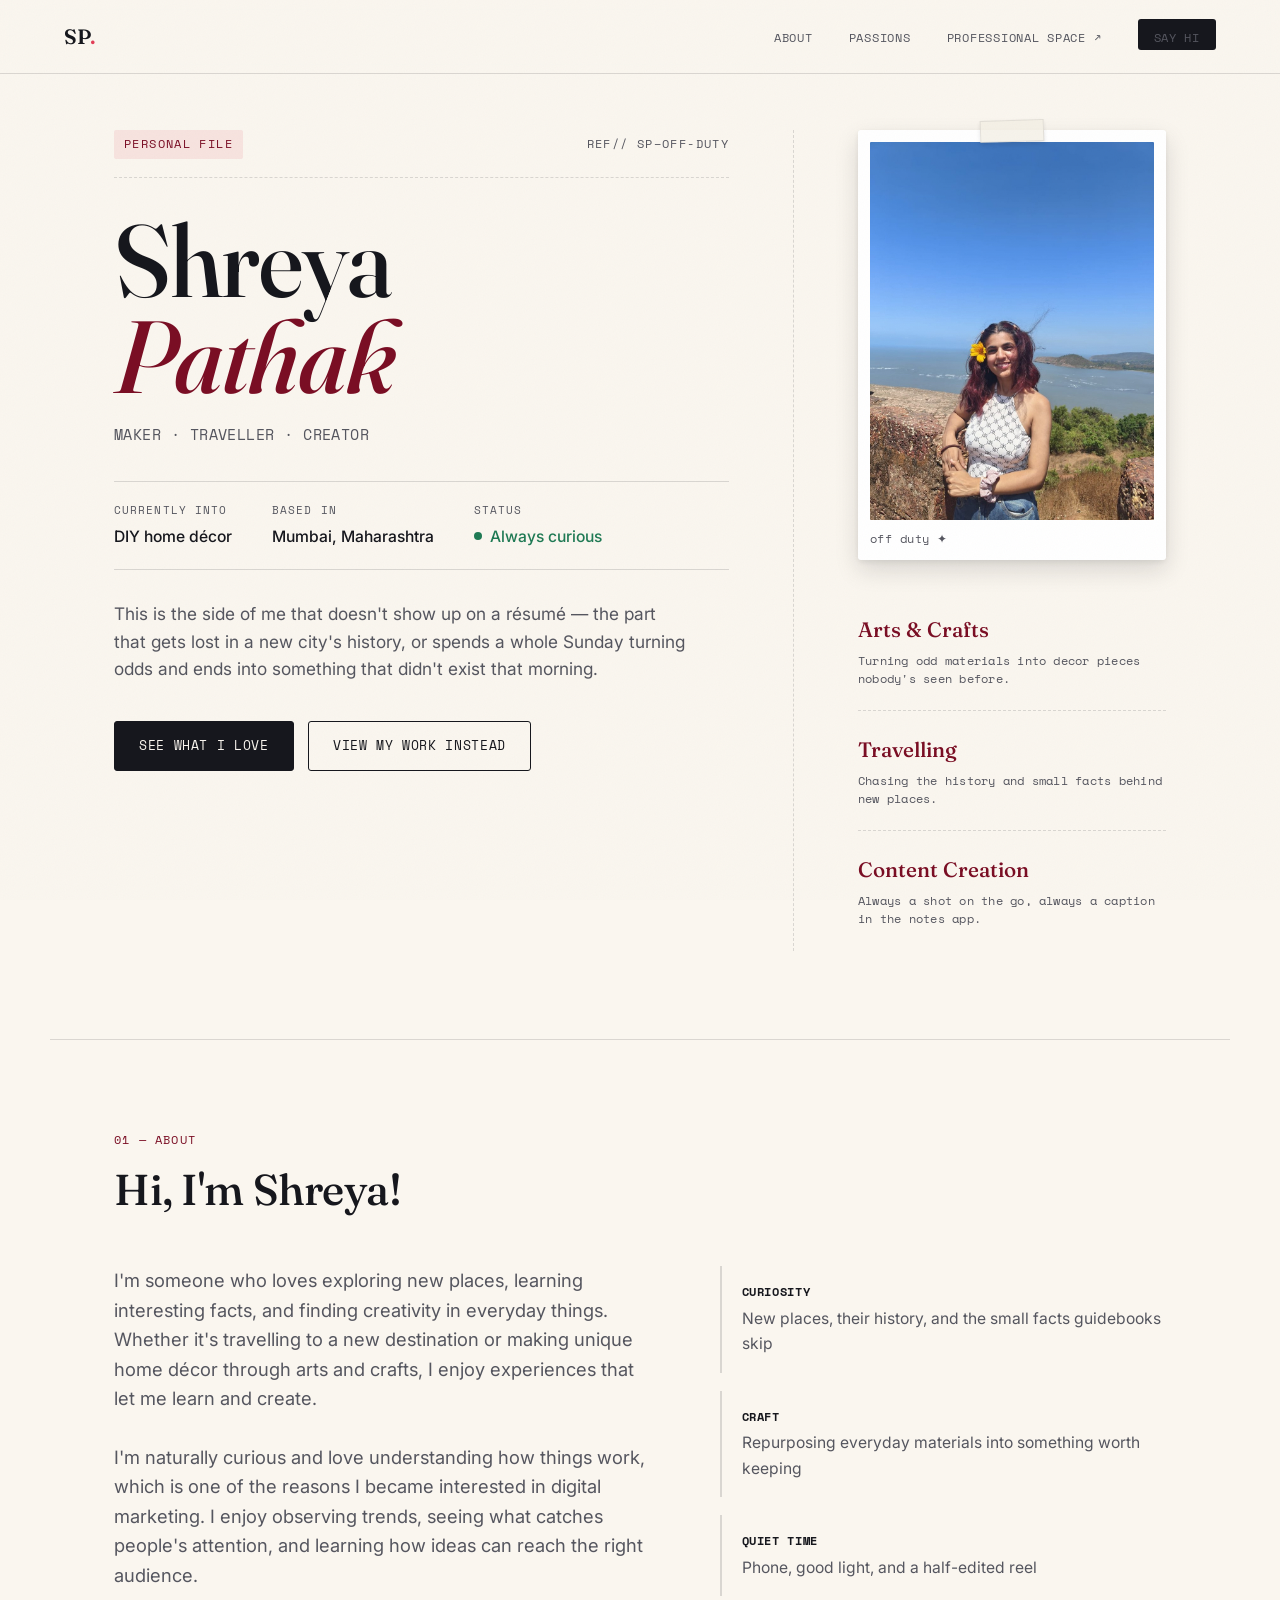
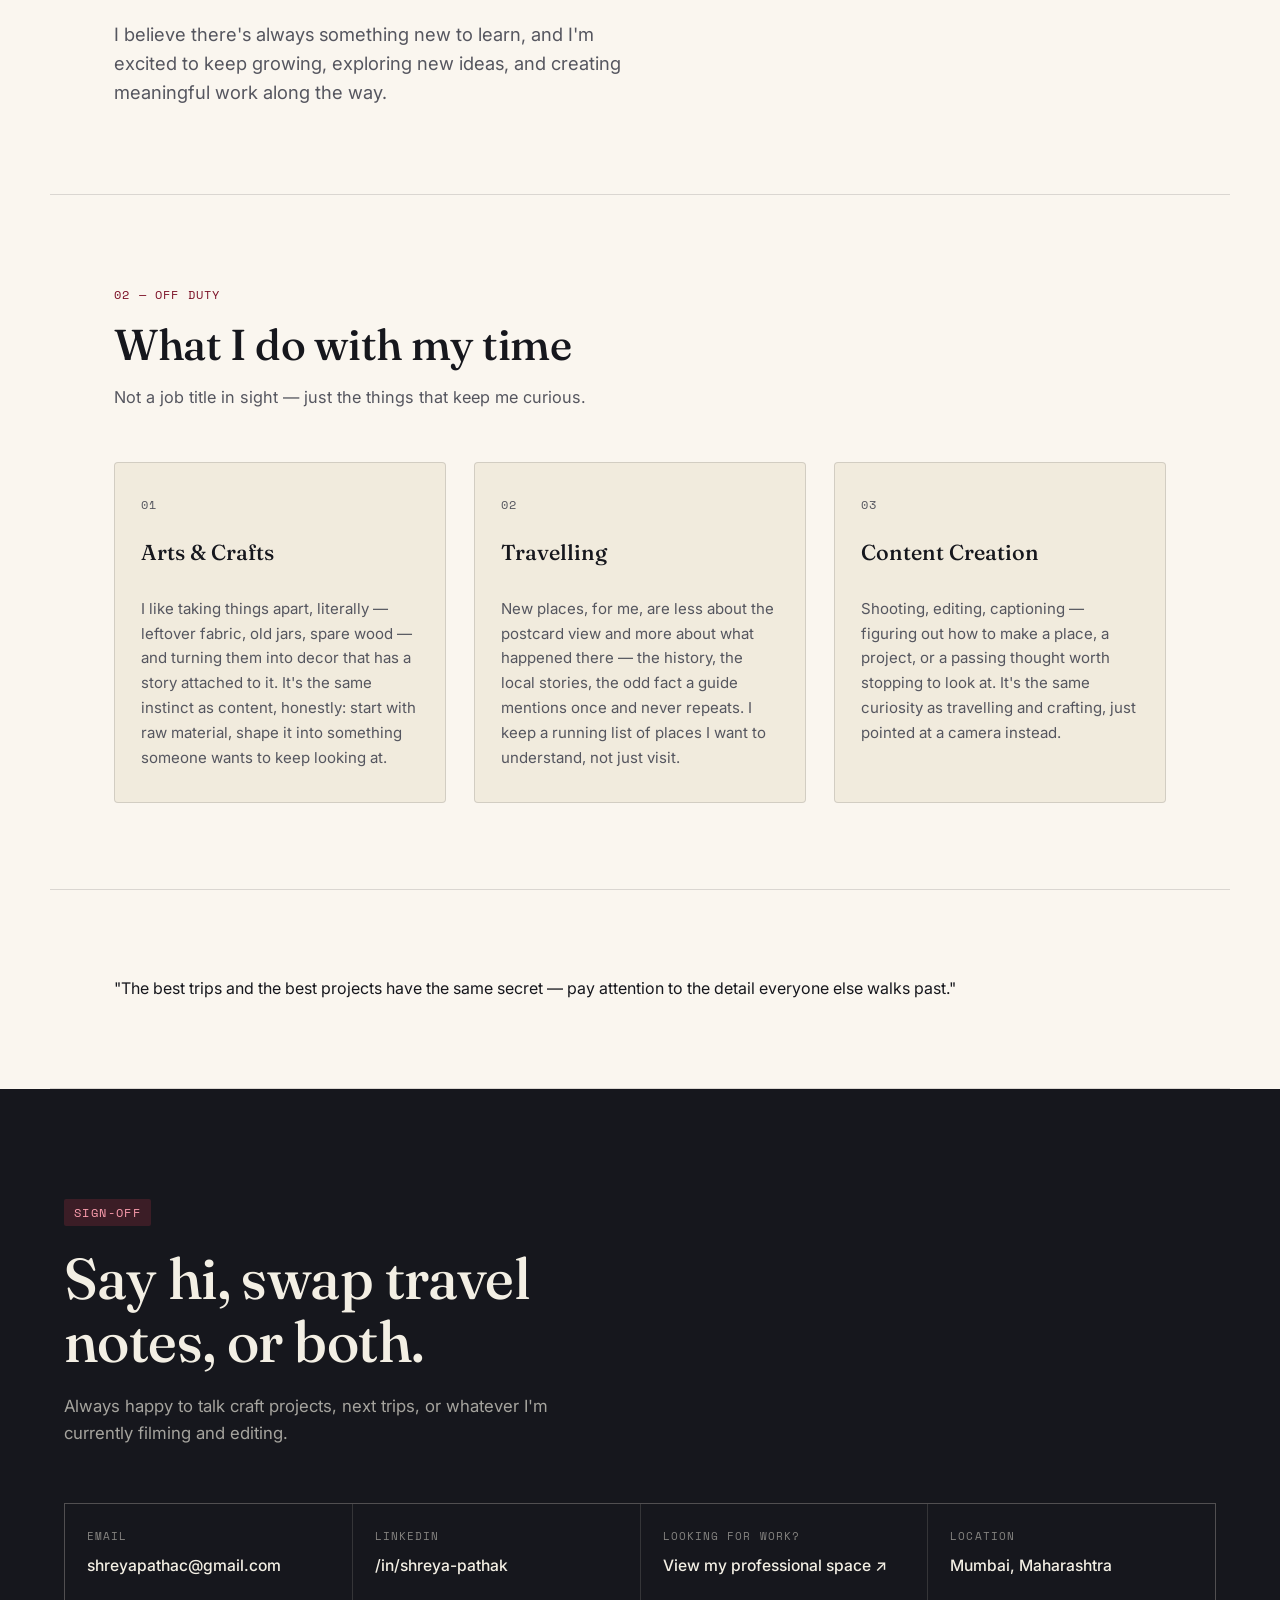
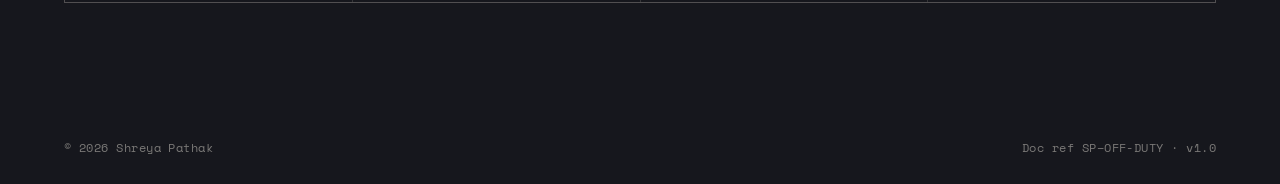
<file: index.html>
<!DOCTYPE html>
<html lang="en">
<head>
<meta charset="UTF-8">
<meta name="viewport" content="width=device-width, initial-scale=1.0">
<title>Shreya Pathak</title>
<meta name="description" content="Shreya Pathak — maker, traveller, and digital marketing professional based in Mumbai.">
<link rel="preconnect" href="https://fonts.googleapis.com">
<link rel="preconnect" href="https://fonts.gstatic.com" crossorigin>
<link href="https://fonts.googleapis.com/css2?family=Fraunces:ital,opsz,wght@0,9..144,300;0,9..144,500;0,9..144,600;1,9..144,500&family=Inter:wght@400;500;600&family=Space+Mono:wght@400;700&display=swap" rel="stylesheet">
<link rel="stylesheet" href="assets/style.css">
</head>
<body class="personal">

<div class="grain" aria-hidden="true"></div>

<!-- ============ NAV ============ -->
<nav class="nav">
  <a href="#top" class="nav__mark">SP<span class="nav__mark-dot">.</span></a>
  <button class="nav__toggle" id="navToggle" aria-label="Open menu" aria-expanded="false">
    <span></span><span></span><span></span>
  </button>
  <ul class="nav__links" id="navLinks">
    <li><a href="#about">About</a></li>
    <li><a href="#passions">Passions</a></li>
    <li><a href="professional.html">Professional space ↗</a></li>
    <li><a href="#contact" class="nav__cta">Say hi</a></li>
  </ul>
</nav>

<!-- ============ HERO — PERSONAL FILE COVER ============ -->
<header class="hero" id="top">
  <div class="hero__doc">
    <div class="hero__doc-top">
      <span class="hero__tag">PERSONAL&nbsp;FILE</span>
      <span class="hero__tag hero__tag--ref">REF// SP–OFF-DUTY</span>
    </div>

    <h1 class="hero__title">
      <span class="hero__title-line">Shreya</span>
      <span class="hero__title-line hero__title-line--em">Pathak</span>
    </h1>

    <p class="hero__role">Maker · Traveller · Creator</p>

    <div class="hero__meta">
      <div class="hero__meta-item">
        <span class="hero__meta-label">Currently into</span>
        <span class="hero__meta-value">DIY home décor</span>
      </div>
      <div class="hero__meta-item">
        <span class="hero__meta-label">Based in</span>
        <span class="hero__meta-value">Mumbai, Maharashtra</span>
      </div>
      <div class="hero__meta-item">
        <span class="hero__meta-label">Status</span>
        <span class="hero__meta-value hero__meta-value--live"><span class="pulse"></span>Always curious</span>
      </div>
    </div>

    <p class="hero__summary">
      This is the side of me that doesn't show up on a résumé — the part that gets lost in a new city's history, or spends a whole Sunday turning odds and ends into something that didn't exist that morning.
    </p>

    <div class="hero__actions">
      <a href="#passions" class="btn btn--primary">See what I love</a>
      <a href="professional.html" class="btn btn--ghost">View my work instead</a>
    </div>
  </div>

  <div class="hero__side hero__side--personal">
    <div class="photo-frame photo-frame--personal" id="personalPhoto">
      <div class="photo-frame__tape" aria-hidden="true"></div>
      <img src="assets/img/shreya-personal.jpg" alt="Shreya Pathak on a hilltop overlooking the sea, wearing a yellow flower in her hair" loading="eager">
      <span class="photo-frame__caption">off duty ✦</span>
    </div>
    <div class="hero__passion">
      <span class="hero__passion-value">Arts &amp; Crafts</span>
      <span class="hero__passion-label">Turning odd materials into decor pieces nobody's seen before.</span>
    </div>
    <div class="hero__passion">
      <span class="hero__passion-value">Travelling</span>
      <span class="hero__passion-label">Chasing the history and small facts behind new places.</span>
    </div>
    <div class="hero__passion">
      <span class="hero__passion-value">Content Creation</span>
      <span class="hero__passion-label">Always a shot on the go, always a caption in the notes app.</span>
    </div>
  </div>
</header>

<main>

<!-- ============ ABOUT ============ -->
<section class="section brief" id="about">
  <div class="section__head">
    <span class="section__eyebrow">01 — About</span>
    <h2 class="section__title">Hi, I'm Shreya!</h2>
  </div>
  <div class="brief__grid">
    <p class="brief__text">
      I'm someone who loves exploring new places, learning interesting facts, and finding creativity in everyday things. Whether it's travelling to a new destination or making unique home décor through arts and crafts, I enjoy experiences that let me learn and create.
      <br><br>
      I'm naturally curious and love understanding how things work, which is one of the reasons I became interested in digital marketing. I enjoy observing trends, seeing what catches people's attention, and learning how ideas can reach the right audience.
      <br><br>
      I believe there's always something new to learn, and I'm excited to keep growing, exploring new ideas, and creating meaningful work along the way.
    </p>
    <ul class="brief__list">
      <li><span class="brief__list-mark">Curiosity</span>New places, their history, and the small facts guidebooks skip</li>
      <li><span class="brief__list-mark">Craft</span>Repurposing everyday materials into something worth keeping</li>
      <li><span class="brief__list-mark">Quiet time</span>Phone, good light, and a half-edited reel</li>
    </ul>
  </div>
</section>

<!-- ============ PASSIONS ============ -->
<section class="section passions" id="passions">
  <div class="section__head">
    <span class="section__eyebrow">02 — Off duty</span>
    <h2 class="section__title">What I do with my time</h2>
    <p class="section__sub">Not a job title in sight — just the things that keep me curious.</p>
  </div>

  <div class="passion-grid">
    <article class="passion-card">
      <span class="passion-card__num">01</span>
      <h3 class="passion-card__title">Arts &amp; Crafts</h3>
      <p class="passion-card__text">I like taking things apart, literally — leftover fabric, old jars, spare wood — and turning them into decor that has a story attached to it. It's the same instinct as content, honestly: start with raw material, shape it into something someone wants to keep looking at.</p>
    </article>
    <article class="passion-card">
      <span class="passion-card__num">02</span>
      <h3 class="passion-card__title">Travelling</h3>
      <p class="passion-card__text">New places, for me, are less about the postcard view and more about what happened there — the history, the local stories, the odd fact a guide mentions once and never repeats. I keep a running list of places I want to understand, not just visit.</p>
    </article>
    <article class="passion-card">
      <span class="passion-card__num">03</span>
      <h3 class="passion-card__title">Content Creation</h3>
      <p class="passion-card__text">Shooting, editing, captioning — figuring out how to make a place, a project, or a passing thought worth stopping to look at. It's the same curiosity as travelling and crafting, just pointed at a camera instead.</p>
    </article>
  </div>
</section>

<!-- ============ NOTE / PHILOSOPHY ============ -->
<section class="section note">
  <p class="note__quote">"The best trips and the best projects have the same secret — pay attention to the detail everyone else walks past."</p>
</section>

<!-- ============ CONTACT ============ -->
<section class="section contact" id="contact">
  <div class="contact__doc">
    <span class="hero__tag">SIGN-OFF</span>
    <h2 class="contact__title">Say hi, swap travel<br>notes, or both.</h2>
    <p class="contact__text">Always happy to talk craft projects, next trips, or whatever I'm currently filming and editing.</p>
    <div class="contact__grid">
      <a href="mailto:shreyapathac@gmail.com" class="contact__item">
        <span class="contact__label">Email</span>
        <span class="contact__value">shreyapathac@gmail.com</span>
      </a>
      <a href="https://www.linkedin.com/in/shreya-pathak-097768383/" target="_blank" rel="noopener" class="contact__item">
        <span class="contact__label">LinkedIn</span>
        <span class="contact__value">/in/shreya-pathak</span>
      </a>
      <a href="professional.html" class="contact__item">
        <span class="contact__label">Looking for work?</span>
        <span class="contact__value">View my professional space ↗</span>
      </a>
      <span class="contact__item contact__item--static">
        <span class="contact__label">Location</span>
        <span class="contact__value">Mumbai, Maharashtra</span>
      </span>
    </div>
  </div>
</section>

</main>

<footer class="footer">
  <span>© 2026 Shreya Pathak</span>
  <span class="footer__note">Doc ref SP–OFF-DUTY · v1.0</span>
</footer>

<script src="assets/script.js"></script>
</body>
</html>
</file>
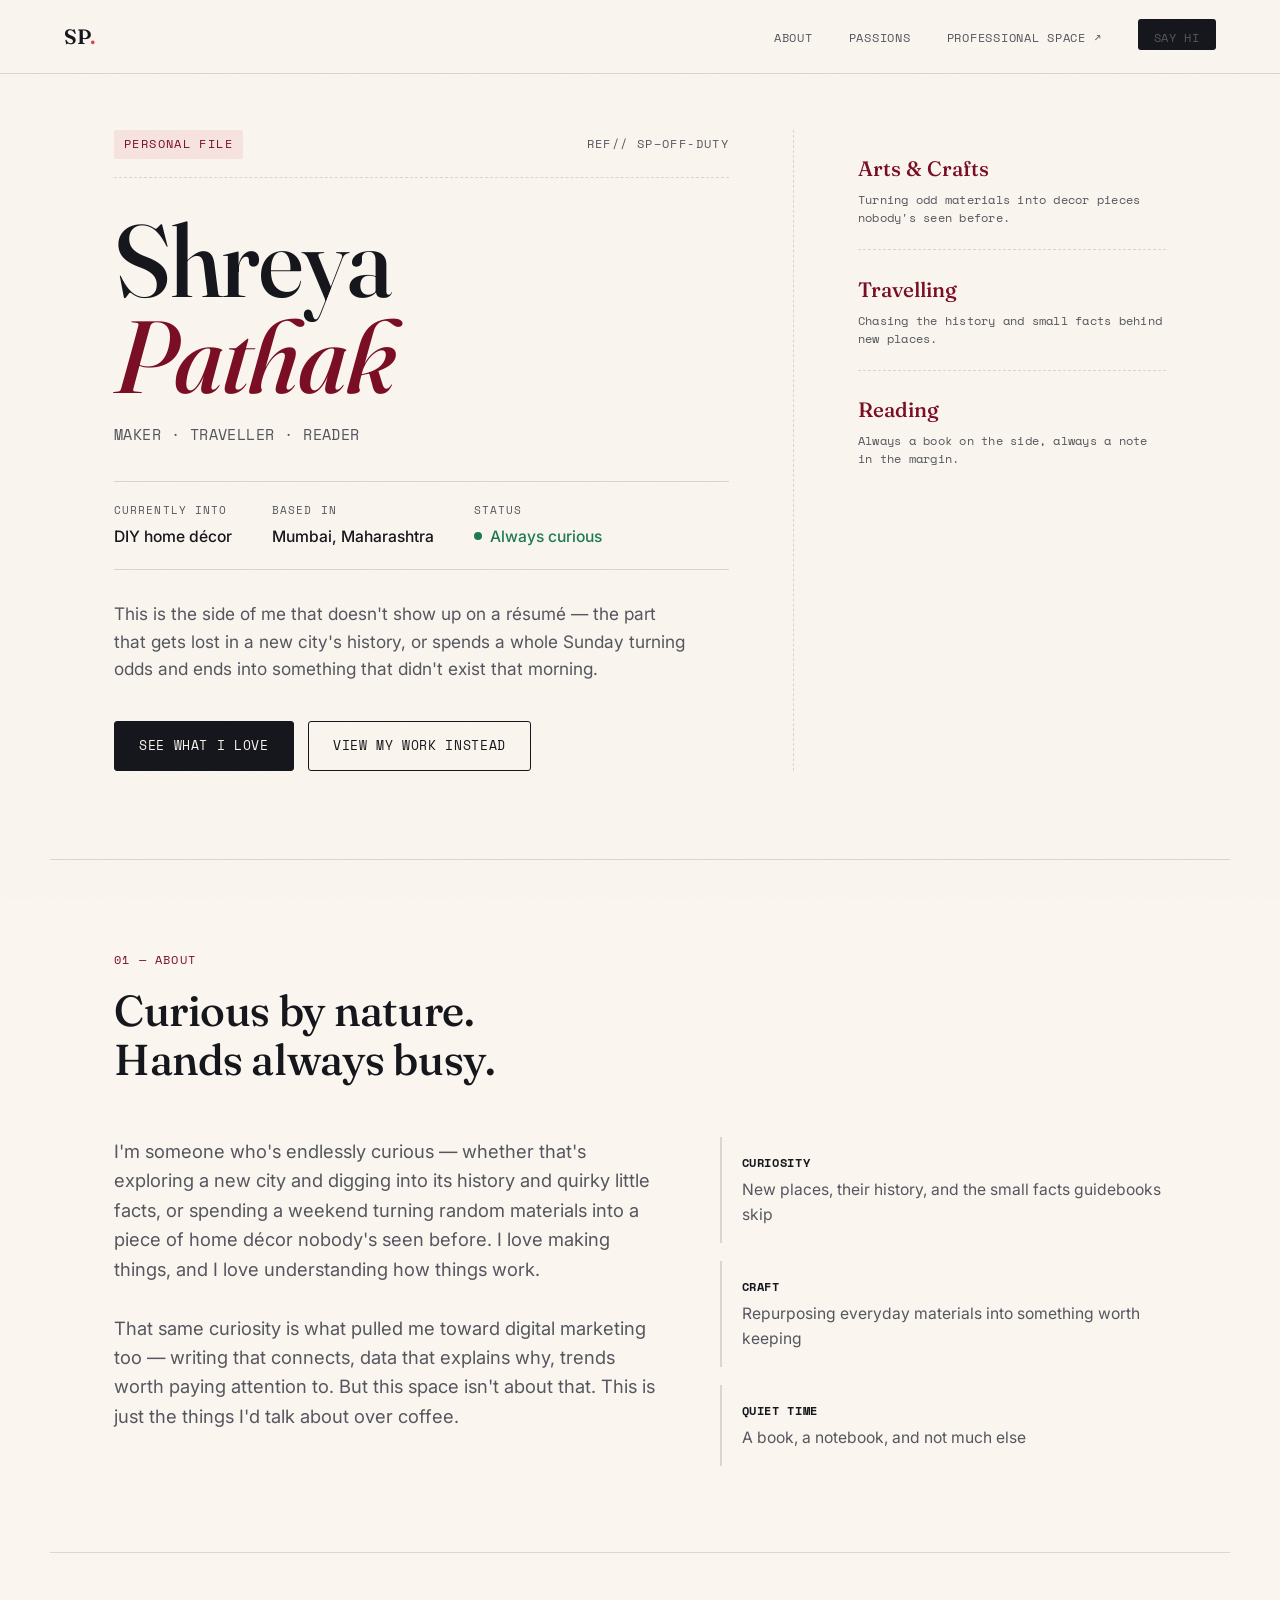
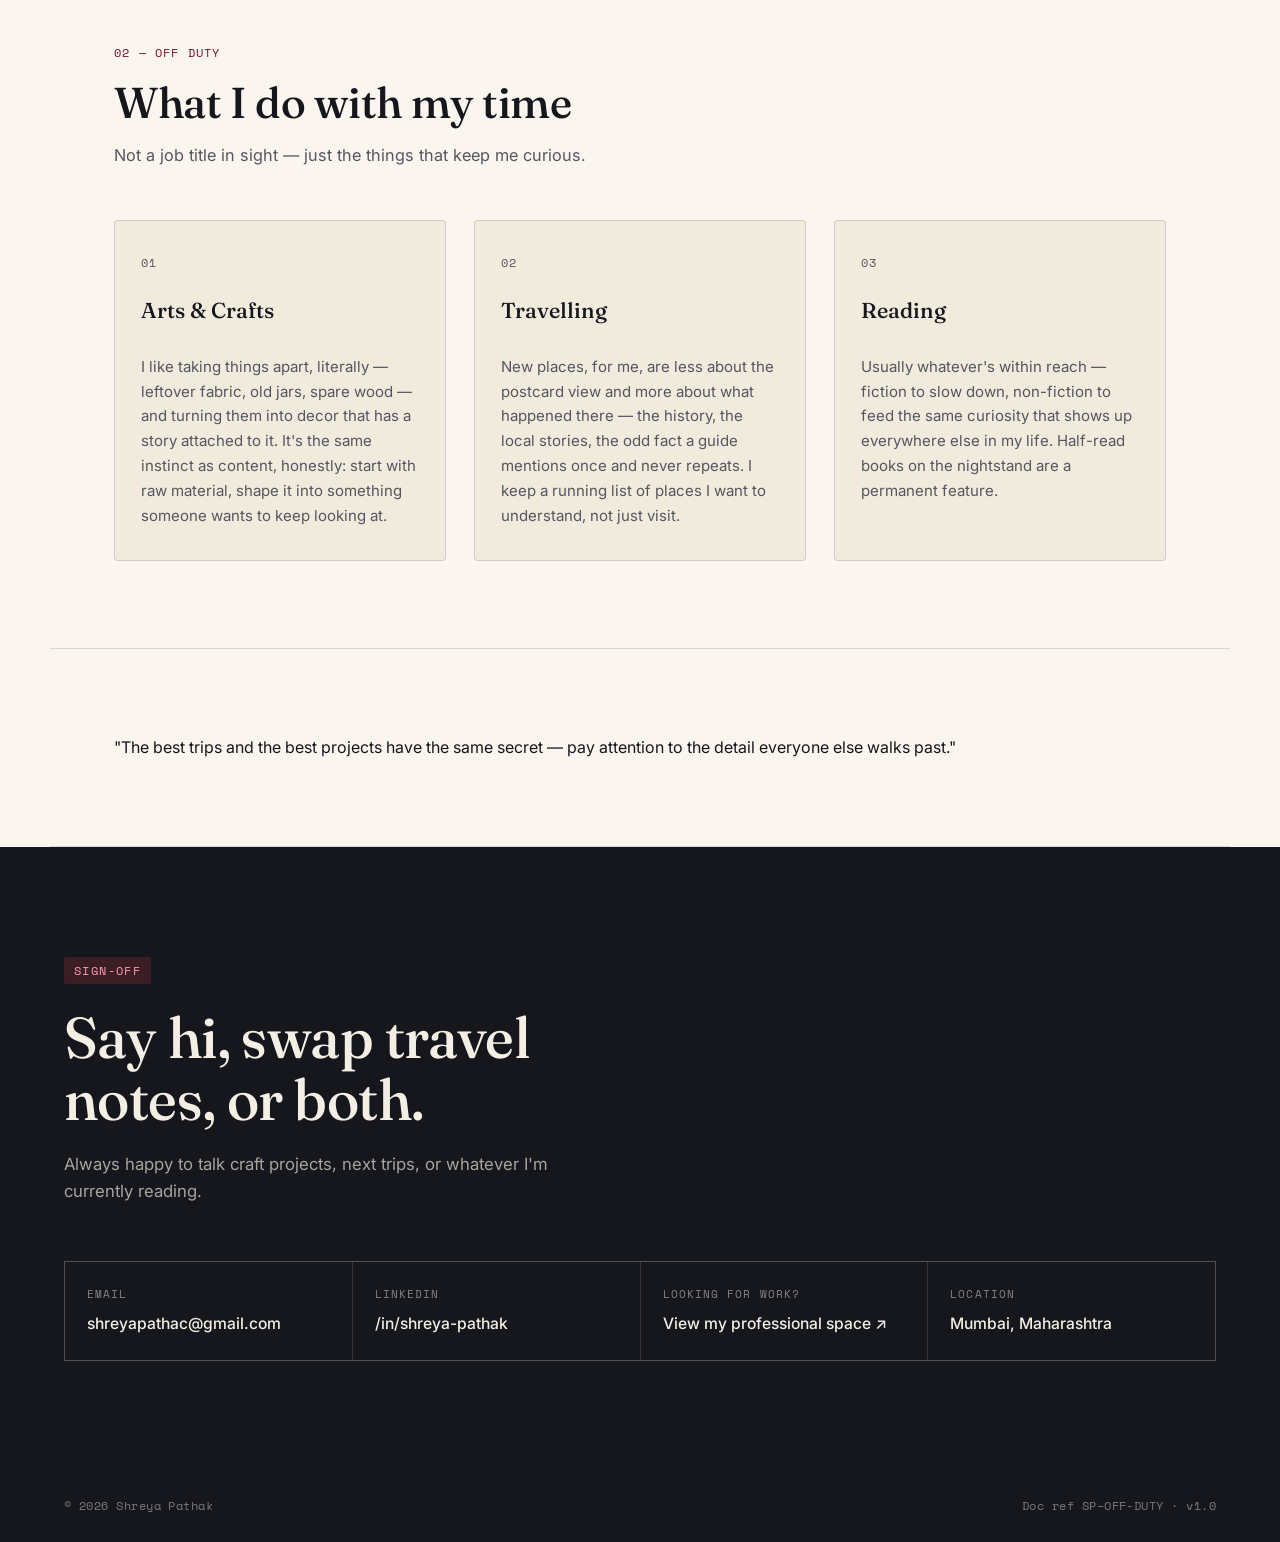
<file: personal.html>
<!DOCTYPE html>
<html lang="en">
<head>
<meta charset="UTF-8">
<meta name="viewport" content="width=device-width, initial-scale=1.0">
<title>Shreya Pathak — Personal Space</title>
<meta name="description" content="The personal side of Shreya Pathak — arts &amp; crafts, travel, and the curiosity behind the work.">
<link rel="preconnect" href="https://fonts.googleapis.com">
<link rel="preconnect" href="https://fonts.gstatic.com" crossorigin>
<link href="https://fonts.googleapis.com/css2?family=Fraunces:ital,opsz,wght@0,9..144,300;0,9..144,500;0,9..144,600;1,9..144,500&family=Inter:wght@400;500;600&family=Space+Mono:wght@400;700&display=swap" rel="stylesheet">
<link rel="stylesheet" href="assets/style.css">
</head>
<body class="personal">

<div class="grain" aria-hidden="true"></div>

<!-- ============ NAV ============ -->
<nav class="nav">
  <a href="index.html" class="nav__mark">SP<span class="nav__mark-dot">.</span></a>
  <button class="nav__toggle" id="navToggle" aria-label="Open menu" aria-expanded="false">
    <span></span><span></span><span></span>
  </button>
  <ul class="nav__links" id="navLinks">
    <li><a href="#about">About</a></li>
    <li><a href="#passions">Passions</a></li>
    <li><a href="professional.html">Professional space ↗</a></li>
    <li><a href="#contact" class="nav__cta">Say hi</a></li>
  </ul>
</nav>

<!-- ============ HERO — PERSONAL FILE COVER ============ -->
<header class="hero" id="top">
  <div class="hero__doc">
    <div class="hero__doc-top">
      <span class="hero__tag">PERSONAL&nbsp;FILE</span>
      <span class="hero__tag hero__tag--ref">REF// SP–OFF-DUTY</span>
    </div>

    <h1 class="hero__title">
      <span class="hero__title-line">Shreya</span>
      <span class="hero__title-line hero__title-line--em">Pathak</span>
    </h1>

    <p class="hero__role">Maker · Traveller · Reader</p>

    <div class="hero__meta">
      <div class="hero__meta-item">
        <span class="hero__meta-label">Currently into</span>
        <span class="hero__meta-value">DIY home décor</span>
      </div>
      <div class="hero__meta-item">
        <span class="hero__meta-label">Based in</span>
        <span class="hero__meta-value">Mumbai, Maharashtra</span>
      </div>
      <div class="hero__meta-item">
        <span class="hero__meta-label">Status</span>
        <span class="hero__meta-value hero__meta-value--live"><span class="pulse"></span>Always curious</span>
      </div>
    </div>

    <p class="hero__summary">
      This is the side of me that doesn't show up on a résumé — the part that gets lost in a new city's history, or spends a whole Sunday turning odds and ends into something that didn't exist that morning.
    </p>

    <div class="hero__actions">
      <a href="#passions" class="btn btn--primary">See what I love</a>
      <a href="professional.html" class="btn btn--ghost">View my work instead</a>
    </div>
  </div>

  <div class="hero__side hero__side--personal" aria-hidden="true">
    <div class="hero__passion">
      <span class="hero__passion-value">Arts &amp; Crafts</span>
      <span class="hero__passion-label">Turning odd materials into decor pieces nobody's seen before.</span>
    </div>
    <div class="hero__passion">
      <span class="hero__passion-value">Travelling</span>
      <span class="hero__passion-label">Chasing the history and small facts behind new places.</span>
    </div>
    <div class="hero__passion">
      <span class="hero__passion-value">Reading</span>
      <span class="hero__passion-label">Always a book on the side, always a note in the margin.</span>
    </div>
  </div>
</header>

<main>

<!-- ============ ABOUT ============ -->
<section class="section brief" id="about">
  <div class="section__head">
    <span class="section__eyebrow">01 — About</span>
    <h2 class="section__title">Curious by nature.<br>Hands always busy.</h2>
  </div>
  <div class="brief__grid">
    <p class="brief__text">
      I'm someone who's endlessly curious — whether that's exploring a new city and digging into its history and quirky little facts, or spending a weekend turning random materials into a piece of home décor nobody's seen before. I love making things, and I love understanding how things work.
      <br><br>
      That same curiosity is what pulled me toward digital marketing too — writing that connects, data that explains why, trends worth paying attention to. But this space isn't about that. This is just the things I'd talk about over coffee.
    </p>
    <ul class="brief__list">
      <li><span class="brief__list-mark">Curiosity</span>New places, their history, and the small facts guidebooks skip</li>
      <li><span class="brief__list-mark">Craft</span>Repurposing everyday materials into something worth keeping</li>
      <li><span class="brief__list-mark">Quiet time</span>A book, a notebook, and not much else</li>
    </ul>
  </div>
</section>

<!-- ============ PASSIONS ============ -->
<section class="section passions" id="passions">
  <div class="section__head">
    <span class="section__eyebrow">02 — Off duty</span>
    <h2 class="section__title">What I do with my time</h2>
    <p class="section__sub">Not a job title in sight — just the things that keep me curious.</p>
  </div>

  <div class="passion-grid">
    <article class="passion-card">
      <span class="passion-card__num">01</span>
      <h3 class="passion-card__title">Arts &amp; Crafts</h3>
      <p class="passion-card__text">I like taking things apart, literally — leftover fabric, old jars, spare wood — and turning them into decor that has a story attached to it. It's the same instinct as content, honestly: start with raw material, shape it into something someone wants to keep looking at.</p>
    </article>
    <article class="passion-card">
      <span class="passion-card__num">02</span>
      <h3 class="passion-card__title">Travelling</h3>
      <p class="passion-card__text">New places, for me, are less about the postcard view and more about what happened there — the history, the local stories, the odd fact a guide mentions once and never repeats. I keep a running list of places I want to understand, not just visit.</p>
    </article>
    <article class="passion-card">
      <span class="passion-card__num">03</span>
      <h3 class="passion-card__title">Reading</h3>
      <p class="passion-card__text">Usually whatever's within reach — fiction to slow down, non-fiction to feed the same curiosity that shows up everywhere else in my life. Half-read books on the nightstand are a permanent feature.</p>
    </article>
  </div>
</section>

<!-- ============ NOTE / PHILOSOPHY ============ -->
<section class="section note">
  <p class="note__quote">"The best trips and the best projects have the same secret — pay attention to the detail everyone else walks past."</p>
</section>

<!-- ============ CONTACT ============ -->
<section class="section contact" id="contact">
  <div class="contact__doc">
    <span class="hero__tag">SIGN-OFF</span>
    <h2 class="contact__title">Say hi, swap travel<br>notes, or both.</h2>
    <p class="contact__text">Always happy to talk craft projects, next trips, or whatever I'm currently reading.</p>
    <div class="contact__grid">
      <a href="mailto:shreyapathac@gmail.com" class="contact__item">
        <span class="contact__label">Email</span>
        <span class="contact__value">shreyapathac@gmail.com</span>
      </a>
      <a href="https://www.linkedin.com/in/shreya-pathak-097768383/" target="_blank" rel="noopener" class="contact__item">
        <span class="contact__label">LinkedIn</span>
        <span class="contact__value">/in/shreya-pathak</span>
      </a>
      <a href="professional.html" class="contact__item">
        <span class="contact__label">Looking for work?</span>
        <span class="contact__value">View my professional space ↗</span>
      </a>
      <span class="contact__item contact__item--static">
        <span class="contact__label">Location</span>
        <span class="contact__value">Mumbai, Maharashtra</span>
      </span>
    </div>
  </div>
</section>

</main>

<footer class="footer">
  <span>© 2026 Shreya Pathak</span>
  <span class="footer__note">Doc ref SP–OFF-DUTY · v1.0</span>
</footer>

<script src="assets/script.js"></script>
</body>
</html>
</file>
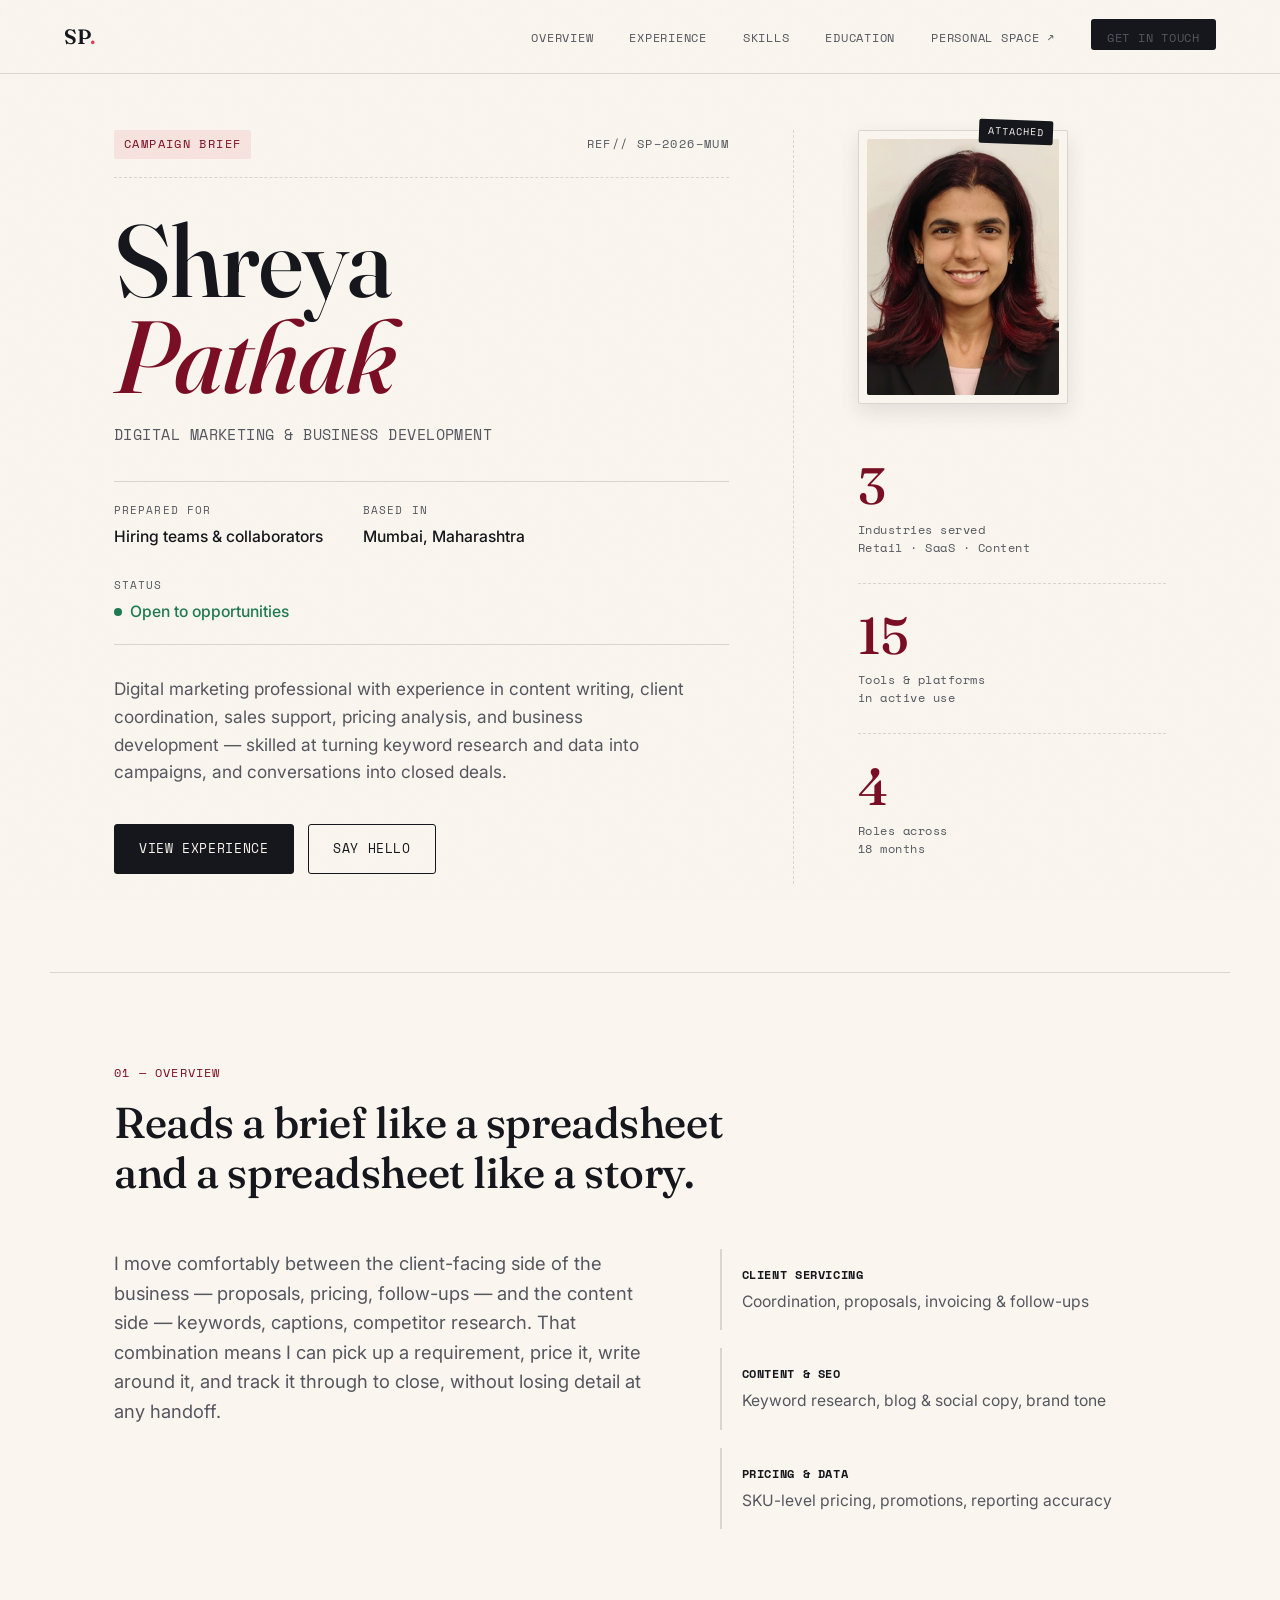
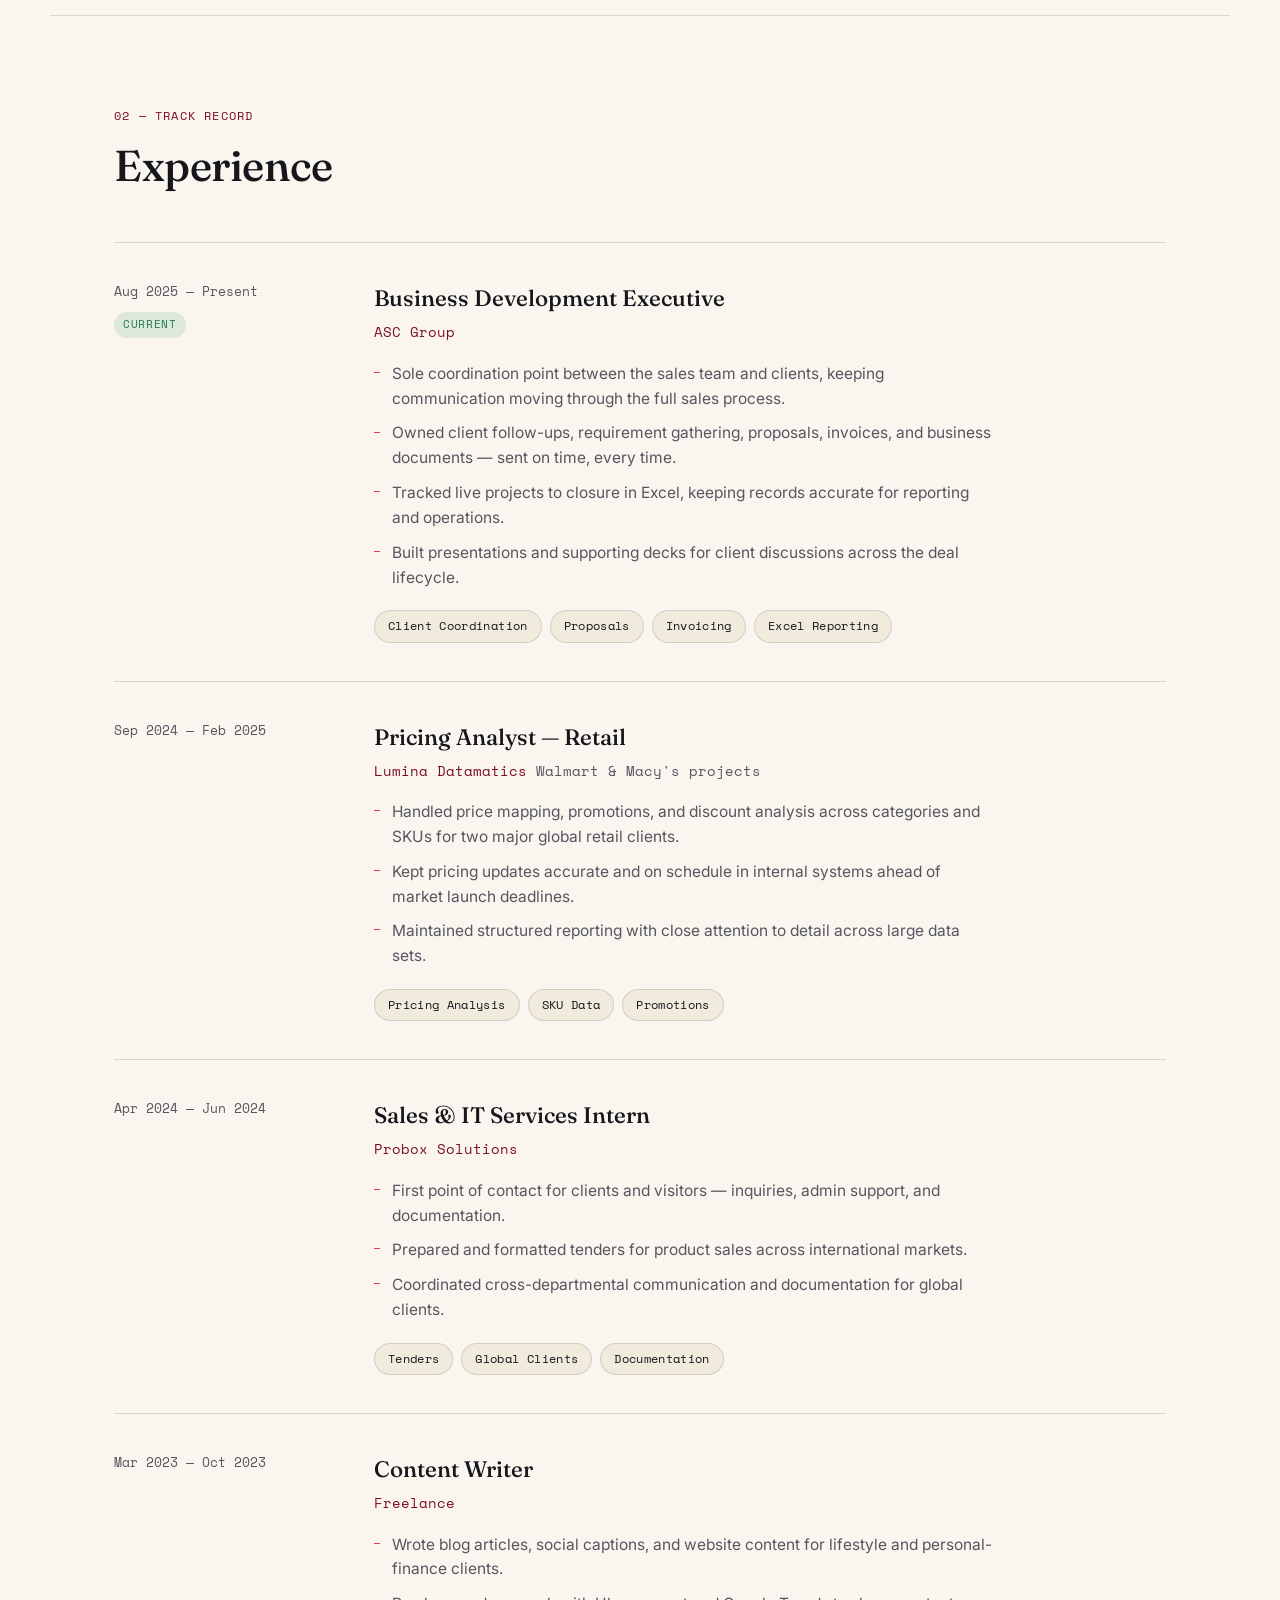
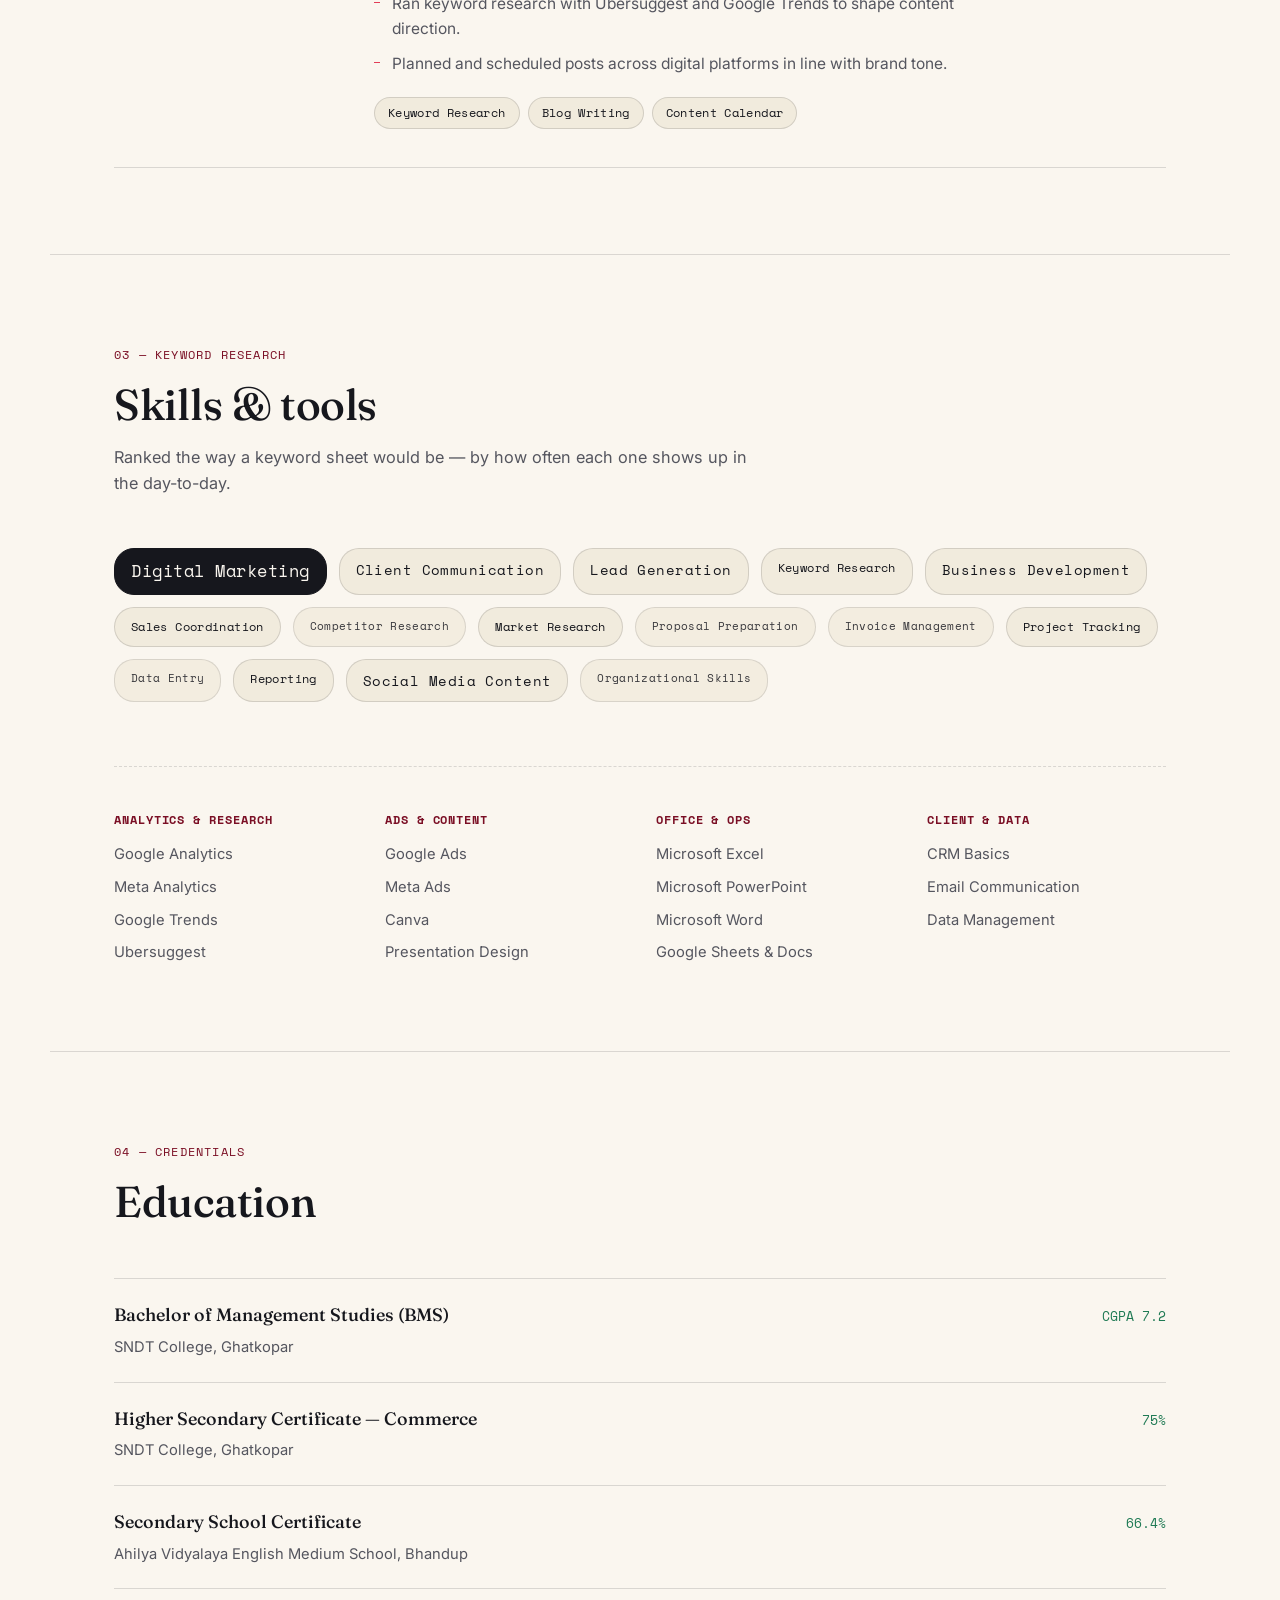
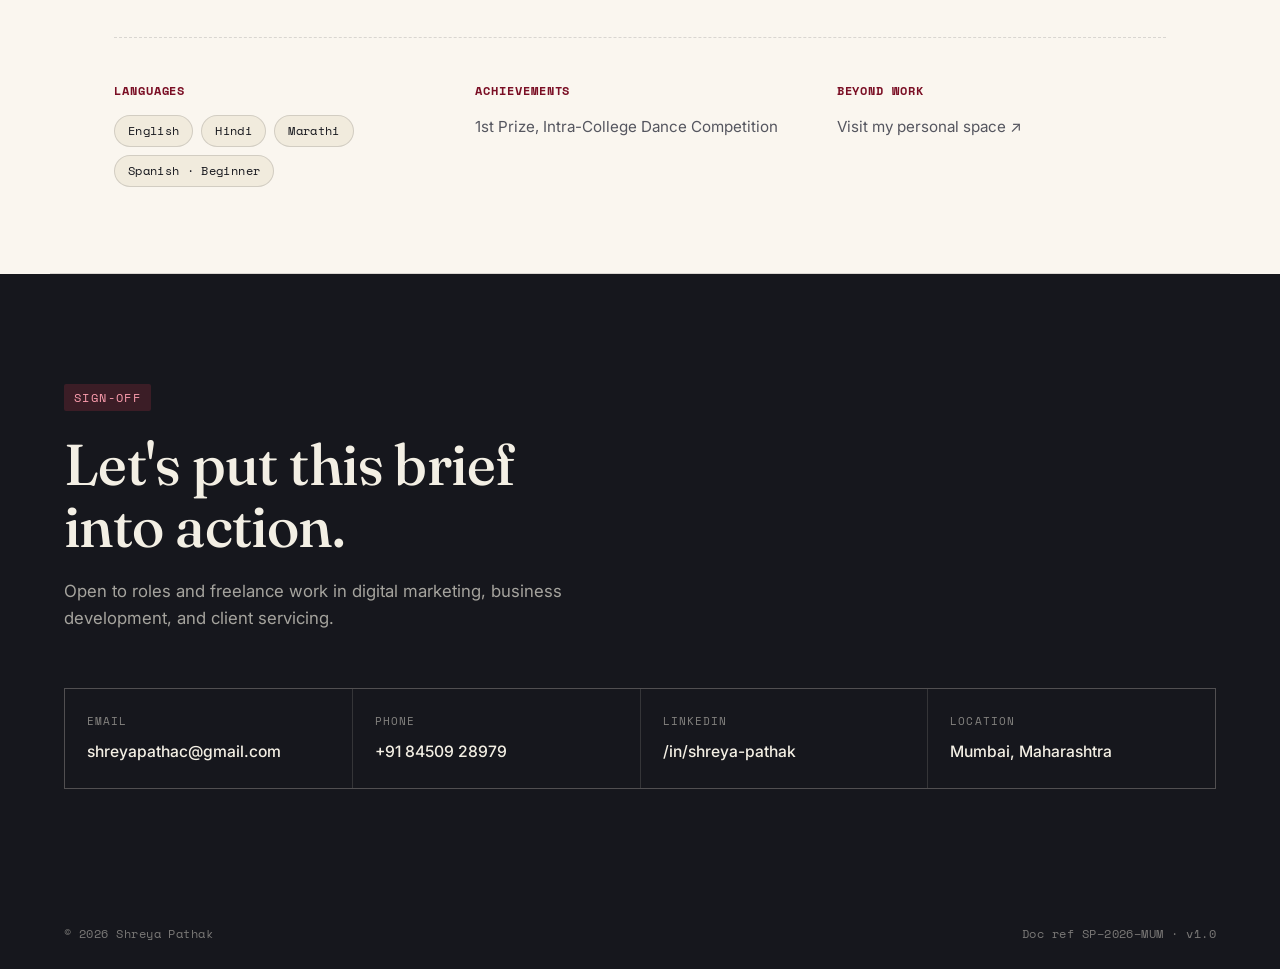
<file: professional.html>
<!DOCTYPE html>
<html lang="en">
<head>
<meta charset="UTF-8">
<meta name="viewport" content="width=device-width, initial-scale=1.0">
<title>Shreya Pathak — Professional Portfolio</title>
<meta name="description" content="Professional portfolio of Shreya Pathak — digital marketing, business development, and client servicing, Mumbai.">
<link rel="preconnect" href="https://fonts.googleapis.com">
<link rel="preconnect" href="https://fonts.gstatic.com" crossorigin>
<link href="https://fonts.googleapis.com/css2?family=Fraunces:ital,opsz,wght@0,9..144,300;0,9..144,500;0,9..144,600;1,9..144,500&family=Inter:wght@400;500;600&family=Space+Mono:wght@400;700&display=swap" rel="stylesheet">
<link rel="stylesheet" href="assets/style.css">
</head>
<body>

<div class="grain" aria-hidden="true"></div>

<!-- ============ NAV ============ -->
<nav class="nav">
  <a href="index.html" class="nav__mark">SP<span class="nav__mark-dot">.</span></a>
  <button class="nav__toggle" id="navToggle" aria-label="Open menu" aria-expanded="false">
    <span></span><span></span><span></span>
  </button>
  <ul class="nav__links" id="navLinks">
    <li><a href="#brief">Overview</a></li>
    <li><a href="#experience">Experience</a></li>
    <li><a href="#skills">Skills</a></li>
    <li><a href="#education">Education</a></li>
    <li><a href="index.html">Personal space ↗</a></li>
    <li><a href="#contact" class="nav__cta">Get in touch</a></li>
  </ul>
</nav>

<!-- ============ HERO — CAMPAIGN BRIEF COVER ============ -->
<header class="hero" id="top">
  <div class="hero__doc">
    <div class="hero__doc-top">
      <span class="hero__tag">CAMPAIGN&nbsp;BRIEF</span>
      <span class="hero__tag hero__tag--ref">REF// SP–2026–MUM</span>
    </div>

    <h1 class="hero__title">
      <span class="hero__title-line">Shreya</span>
      <span class="hero__title-line hero__title-line--em">Pathak</span>
    </h1>

    <p class="hero__role">Digital Marketing &amp; Business Development</p>

    <div class="hero__meta">
      <div class="hero__meta-item">
        <span class="hero__meta-label">Prepared for</span>
        <span class="hero__meta-value">Hiring teams &amp; collaborators</span>
      </div>
      <div class="hero__meta-item">
        <span class="hero__meta-label">Based in</span>
        <span class="hero__meta-value">Mumbai, Maharashtra</span>
      </div>
      <div class="hero__meta-item">
        <span class="hero__meta-label">Status</span>
        <span class="hero__meta-value hero__meta-value--live"><span class="pulse"></span>Open to opportunities</span>
      </div>
    </div>

    <p class="hero__summary">
      Digital marketing professional with experience in content writing, client coordination, sales support, pricing analysis, and business development — skilled at turning keyword research and data into campaigns, and conversations into closed deals.
    </p>

    <div class="hero__actions">
      <a href="#experience" class="btn btn--primary">View experience</a>
      <a href="mailto:shreyapathac@gmail.com" class="btn btn--ghost">Say hello</a>
    </div>
  </div>

  <div class="hero__side">
    <div class="photo-frame photo-frame--professional" id="professionalPhoto">
      <span class="photo-frame__tab">ATTACHED</span>
      <img src="assets/img/shreya-professional.jpg" alt="Shreya Pathak, professional headshot" loading="eager">
    </div>
    <div class="hero__kpi">
      <span class="hero__kpi-num" data-count="3">0</span>
      <span class="hero__kpi-label">Industries served<br>Retail · SaaS · Content</span>
    </div>
    <div class="hero__kpi">
      <span class="hero__kpi-num" data-count="15">0</span>
      <span class="hero__kpi-label">Tools &amp; platforms<br>in active use</span>
    </div>
    <div class="hero__kpi">
      <span class="hero__kpi-num" data-count="4">0</span>
      <span class="hero__kpi-label">Roles across<br>18 months</span>
    </div>
  </div>
</header>

<main>

<!-- ============ BRIEF / ABOUT ============ -->
<section class="section brief" id="brief">
  <div class="section__head">
    <span class="section__eyebrow">01 — Overview</span>
    <h2 class="section__title">Reads a brief like a spreadsheet<br>and a spreadsheet like a story.</h2>
  </div>
  <div class="brief__grid">
    <p class="brief__text">
      I move comfortably between the client-facing side of the business — proposals, pricing, follow-ups — and the content side — keywords, captions, competitor research. That combination means I can pick up a requirement, price it, write around it, and track it through to close, without losing detail at any handoff.
    </p>
    <ul class="brief__list">
      <li><span class="brief__list-mark">Client servicing</span>Coordination, proposals, invoicing &amp; follow-ups</li>
      <li><span class="brief__list-mark">Content &amp; SEO</span>Keyword research, blog &amp; social copy, brand tone</li>
      <li><span class="brief__list-mark">Pricing &amp; data</span>SKU-level pricing, promotions, reporting accuracy</li>
    </ul>
  </div>
</section>

<!-- ============ EXPERIENCE — TIMELINE ============ -->
<section class="section experience" id="experience">
  <div class="section__head">
    <span class="section__eyebrow">02 — Track record</span>
    <h2 class="section__title">Experience</h2>
  </div>

  <div class="timeline">

    <article class="role">
      <div class="role__when">
        <span class="role__dates">Aug 2025 — Present</span>
        <span class="role__badge role__badge--current">Current</span>
      </div>
      <div class="role__body">
        <h3 class="role__title">Business Development Executive</h3>
        <p class="role__org">ASC Group</p>
        <ul class="role__points">
          <li>Sole coordination point between the sales team and clients, keeping communication moving through the full sales process.</li>
          <li>Owned client follow-ups, requirement gathering, proposals, invoices, and business documents — sent on time, every time.</li>
          <li>Tracked live projects to closure in Excel, keeping records accurate for reporting and operations.</li>
          <li>Built presentations and supporting decks for client discussions across the deal lifecycle.</li>
        </ul>
        <div class="role__tags">
          <span class="tag">Client Coordination</span><span class="tag">Proposals</span><span class="tag">Invoicing</span><span class="tag">Excel Reporting</span>
        </div>
      </div>
    </article>

    <article class="role">
      <div class="role__when">
        <span class="role__dates">Sep 2024 — Feb 2025</span>
      </div>
      <div class="role__body">
        <h3 class="role__title">Pricing Analyst — Retail</h3>
        <p class="role__org">Lumina Datamatics <span class="role__org-note">Walmart &amp; Macy's projects</span></p>
        <ul class="role__points">
          <li>Handled price mapping, promotions, and discount analysis across categories and SKUs for two major global retail clients.</li>
          <li>Kept pricing updates accurate and on schedule in internal systems ahead of market launch deadlines.</li>
          <li>Maintained structured reporting with close attention to detail across large data sets.</li>
        </ul>
        <div class="role__tags">
          <span class="tag">Pricing Analysis</span><span class="tag">SKU Data</span><span class="tag">Promotions</span>
        </div>
      </div>
    </article>

    <article class="role">
      <div class="role__when">
        <span class="role__dates">Apr 2024 — Jun 2024</span>
      </div>
      <div class="role__body">
        <h3 class="role__title">Sales &amp; IT Services Intern</h3>
        <p class="role__org">Probox Solutions</p>
        <ul class="role__points">
          <li>First point of contact for clients and visitors — inquiries, admin support, and documentation.</li>
          <li>Prepared and formatted tenders for product sales across international markets.</li>
          <li>Coordinated cross-departmental communication and documentation for global clients.</li>
        </ul>
        <div class="role__tags">
          <span class="tag">Tenders</span><span class="tag">Global Clients</span><span class="tag">Documentation</span>
        </div>
      </div>
    </article>

    <article class="role">
      <div class="role__when">
        <span class="role__dates">Mar 2023 — Oct 2023</span>
      </div>
      <div class="role__body">
        <h3 class="role__title">Content Writer</h3>
        <p class="role__org">Freelance</p>
        <ul class="role__points">
          <li>Wrote blog articles, social captions, and website content for lifestyle and personal-finance clients.</li>
          <li>Ran keyword research with Ubersuggest and Google Trends to shape content direction.</li>
          <li>Planned and scheduled posts across digital platforms in line with brand tone.</li>
        </ul>
        <div class="role__tags">
          <span class="tag">Keyword Research</span><span class="tag">Blog Writing</span><span class="tag">Content Calendar</span>
        </div>
      </div>
    </article>

  </div>
</section>

<!-- ============ SKILLS — KEYWORD TAG CLOUD ============ -->
<section class="section skills" id="skills">
  <div class="section__head">
    <span class="section__eyebrow">03 — Keyword research</span>
    <h2 class="section__title">Skills &amp; tools</h2>
    <p class="section__sub">Ranked the way a keyword sheet would be — by how often each one shows up in the day-to-day.</p>
  </div>

  <div class="skillcloud">
    <span class="tag tag--xl">Digital Marketing</span>
    <span class="tag tag--lg">Client Communication</span>
    <span class="tag tag--lg">Lead Generation</span>
    <span class="tag tag--md">Keyword Research</span>
    <span class="tag tag--lg">Business Development</span>
    <span class="tag tag--md">Sales Coordination</span>
    <span class="tag tag--sm">Competitor Research</span>
    <span class="tag tag--md">Market Research</span>
    <span class="tag tag--sm">Proposal Preparation</span>
    <span class="tag tag--sm">Invoice Management</span>
    <span class="tag tag--md">Project Tracking</span>
    <span class="tag tag--sm">Data Entry</span>
    <span class="tag tag--md">Reporting</span>
    <span class="tag tag--lg">Social Media Content</span>
    <span class="tag tag--sm">Organizational Skills</span>
  </div>

  <div class="toolgrid">
    <div class="toolgrid__group">
      <h3 class="toolgrid__label">Analytics &amp; research</h3>
      <ul>
        <li>Google Analytics</li>
        <li>Meta Analytics</li>
        <li>Google Trends</li>
        <li>Ubersuggest</li>
      </ul>
    </div>
    <div class="toolgrid__group">
      <h3 class="toolgrid__label">Ads &amp; content</h3>
      <ul>
        <li>Google Ads</li>
        <li>Meta Ads</li>
        <li>Canva</li>
        <li>Presentation Design</li>
      </ul>
    </div>
    <div class="toolgrid__group">
      <h3 class="toolgrid__label">Office &amp; ops</h3>
      <ul>
        <li>Microsoft Excel</li>
        <li>Microsoft PowerPoint</li>
        <li>Microsoft Word</li>
        <li>Google Sheets &amp; Docs</li>
      </ul>
    </div>
    <div class="toolgrid__group">
      <h3 class="toolgrid__label">Client &amp; data</h3>
      <ul>
        <li>CRM Basics</li>
        <li>Email Communication</li>
        <li>Data Management</li>
      </ul>
    </div>
  </div>
</section>

<!-- ============ EDUCATION ============ -->
<section class="section education" id="education">
  <div class="section__head">
    <span class="section__eyebrow">04 — Credentials</span>
    <h2 class="section__title">Education</h2>
  </div>

  <div class="edu-list">
    <div class="edu-item">
      <div class="edu-item__top">
        <h3>Bachelor of Management Studies (BMS)</h3>
        <span class="edu-item__score">CGPA 7.2</span>
      </div>
      <p>SNDT College, Ghatkopar</p>
    </div>
    <div class="edu-item">
      <div class="edu-item__top">
        <h3>Higher Secondary Certificate — Commerce</h3>
        <span class="edu-item__score">75%</span>
      </div>
      <p>SNDT College, Ghatkopar</p>
    </div>
    <div class="edu-item">
      <div class="edu-item__top">
        <h3>Secondary School Certificate</h3>
        <span class="edu-item__score">66.4%</span>
      </div>
      <p>Ahilya Vidyalaya English Medium School, Bhandup</p>
    </div>
  </div>

  <div class="extras">
    <div class="extras__col">
      <h3 class="toolgrid__label">Languages</h3>
      <div class="extras__chips">
        <span class="tag">English</span><span class="tag">Hindi</span><span class="tag">Marathi</span><span class="tag">Spanish · Beginner</span>
      </div>
    </div>
    <div class="extras__col">
      <h3 class="toolgrid__label">Achievements</h3>
      <p class="extras__text">1st Prize, Intra-College Dance Competition</p>
    </div>
    <div class="extras__col">
      <h3 class="toolgrid__label">Beyond work</h3>
      <p class="extras__text"><a href="index.html" class="extras__link">Visit my personal space ↗</a></p>
    </div>
  </div>
</section>

<!-- ============ CONTACT ============ -->
<section class="section contact" id="contact">
  <div class="contact__doc">
    <span class="hero__tag">SIGN-OFF</span>
    <h2 class="contact__title">Let's put this brief<br>into action.</h2>
    <p class="contact__text">Open to roles and freelance work in digital marketing, business development, and client servicing.</p>
    <div class="contact__grid">
      <a href="mailto:shreyapathac@gmail.com" class="contact__item">
        <span class="contact__label">Email</span>
        <span class="contact__value">shreyapathac@gmail.com</span>
      </a>
      <a href="tel:+918450928979" class="contact__item">
        <span class="contact__label">Phone</span>
        <span class="contact__value">+91 84509 28979</span>
      </a>
      <a href="https://www.linkedin.com/in/shreya-pathak-097768383/" target="_blank" rel="noopener" class="contact__item">
        <span class="contact__label">LinkedIn</span>
        <span class="contact__value">/in/shreya-pathak</span>
      </a>
      <span class="contact__item contact__item--static">
        <span class="contact__label">Location</span>
        <span class="contact__value">Mumbai, Maharashtra</span>
      </span>
    </div>
  </div>
</section>

</main>

<footer class="footer">
  <span>© 2026 Shreya Pathak</span>
  <span class="footer__note">Doc ref SP–2026–MUM · v1.0</span>
</footer>

<script src="assets/script.js"></script>
</body>
</html>
</file>
<file: assets/style.css>
/* ============================================================
   TOKENS
   ============================================================ */
:root{
  --paper:      #FAF6EF;
  --paper-2:    #F1EBDD;
  --ink:        #16171D;
  --ink-soft:   #55565f;
  --line:       rgba(22,23,29,0.14);
  --accent:     #E23E57;   /* signal pink — campaign / urgency */
  --accent-ink: #7A0E24;
  --growth:     #1F7A54;   /* growth green — metrics / success */
  --mono-bg:    #16171D;
  --mono-ink:   #F3EFE4;

  --display: "Fraunces", "Iowan Old Style", serif;
  --body:    "Inter", -apple-system, sans-serif;
  --mono:    "Space Mono", "SFMono-Regular", monospace;

  --wrap: 1180px;
  --gutter: clamp(24px, 5vw, 72px);
  --radius: 3px;
}

*{ box-sizing:border-box; }
html{ scroll-behavior:smooth; }
body{
  margin:0;
  background:var(--paper);
  color:var(--ink);
  font-family:var(--body);
  font-size:16px;
  line-height:1.6;
  -webkit-font-smoothing:antialiased;
}
h1,h2,h3{ margin:0; font-family:var(--display); font-weight:500; }
p{ margin:0; }
ul{ margin:0; padding:0; list-style:none; }
a{ color:inherit; text-decoration:none; }
img{ max-width:100%; display:block; }

@media (prefers-reduced-motion: reduce){
  *{ animation-duration:0.01ms !important; transition-duration:0.01ms !important; scroll-behavior:auto !important; }
}

/* faint paper grain, purely decorative */
.grain{
  position:fixed; inset:0; pointer-events:none; z-index:999;
  opacity:0.035; mix-blend-mode:multiply;
  background-image:url("data:image/svg+xml,%3Csvg xmlns='http://www.w3.org/2000/svg' width='120' height='120'%3E%3Cfilter id='n'%3E%3CfeTurbulence type='fractalNoise' baseFrequency='0.9' numOctaves='2' stitchTiles='stitch'/%3E%3C/filter%3E%3Crect width='100%25' height='100%25' filter='url(%23n)'/%3E%3C/svg%3E");
}

/* ============================================================
   NAV
   ============================================================ */
.nav{
  position:sticky; top:0; z-index:100;
  display:flex; align-items:center; justify-content:space-between;
  padding:20px var(--gutter);
  background:rgba(250,246,239,0.86);
  backdrop-filter:blur(10px);
  border-bottom:1px solid var(--line);
}
.nav__mark{
  font-family:var(--display); font-weight:600; font-size:1.3rem; letter-spacing:0.01em;
}
.nav__mark-dot{ color:var(--accent); }
.nav__links{ display:flex; align-items:center; gap:36px; }
.nav__links a{
  font-family:var(--mono); font-size:0.78rem; text-transform:uppercase; letter-spacing:0.06em;
  color:var(--ink-soft);
  position:relative; padding-bottom:3px;
}
.nav__links a:not(.nav__cta)::after{
  content:""; position:absolute; left:0; bottom:0; height:1px; width:0;
  background:var(--accent); transition:width 0.25s ease;
}
.nav__links a:not(.nav__cta):hover{ color:var(--ink); }
.nav__links a:not(.nav__cta):hover::after{ width:100%; }
.nav__cta{
  color:var(--paper); background:var(--ink); padding:9px 16px; border-radius:var(--radius);
  transition:background 0.2s ease;
}
.nav__cta:hover{ background:var(--accent); }
.nav__toggle{ display:none; }

/* ============================================================
   SCROLL PROGRESS
   ============================================================ */
.scroll-progress{
  position:fixed; top:0; left:0; height:3px; width:0%; z-index:200;
  background:linear-gradient(90deg, var(--accent), var(--growth));
  transition:width 0.08s linear;
  box-shadow:0 0 8px rgba(226,62,87,0.5);
}

/* ============================================================
   HERO — campaign-brief cover sheet
   ============================================================ */
.hero{
  display:grid; grid-template-columns:1.65fr 1fr;
  gap:var(--gutter);
  padding:56px var(--gutter) 88px;
  max-width:var(--wrap); margin:0 auto;
  border-bottom:1px solid var(--line);
}
.hero__doc-top{
  display:flex; justify-content:space-between; align-items:center;
  padding-bottom:18px; margin-bottom:34px; border-bottom:1px dashed var(--line);
}
.hero__tag{
  font-family:var(--mono); font-size:0.72rem; letter-spacing:0.12em;
  color:var(--accent-ink); background:rgba(226,62,87,0.1);
  padding:5px 10px; border-radius:2px;
}
.hero__tag--ref{ color:var(--ink-soft); background:transparent; padding-right:0; }

.hero__title{ font-size:clamp(3.2rem, 8vw, 6.4rem); line-height:0.94; letter-spacing:-0.01em; }
.hero__title-line{ display:block; }
.hero__title-line--em{ font-style:italic; font-weight:500; color:var(--accent-ink); }

.hero__role{
  margin-top:18px; font-family:var(--mono); font-size:0.95rem; letter-spacing:0.03em;
  color:var(--ink-soft); text-transform:uppercase;
}

.hero__meta{
  display:flex; flex-wrap:wrap; gap:28px 40px;
  margin-top:34px; padding:20px 0; border-top:1px solid var(--line); border-bottom:1px solid var(--line);
}
.hero__meta-item{ display:flex; flex-direction:column; gap:5px; }
.hero__meta-label{ font-family:var(--mono); font-size:0.68rem; text-transform:uppercase; letter-spacing:0.1em; color:var(--ink-soft); }
.hero__meta-value{ font-size:0.98rem; font-weight:500; }
.hero__meta-value--live{ display:flex; align-items:center; gap:8px; color:var(--growth); }
.pulse{
  width:8px; height:8px; border-radius:50%; background:var(--growth);
  box-shadow:0 0 0 0 rgba(31,122,84,0.5);
  animation:pulse 2.2s infinite;
}
@keyframes pulse{
  0%{ box-shadow:0 0 0 0 rgba(31,122,84,0.45); }
  70%{ box-shadow:0 0 0 8px rgba(31,122,84,0); }
  100%{ box-shadow:0 0 0 0 rgba(31,122,84,0); }
}

.hero__summary{ margin-top:30px; max-width:52ch; font-size:1.08rem; color:var(--ink-soft); }

.hero__actions{ display:flex; gap:14px; margin-top:38px; }
.btn{
  font-family:var(--mono); font-size:0.8rem; letter-spacing:0.05em; text-transform:uppercase;
  padding:14px 24px; border-radius:var(--radius); border:1px solid var(--ink);
  transition:all 0.2s ease; display:inline-block;
}
.btn--primary{ background:var(--ink); color:var(--paper); }
.btn--primary:hover{ background:var(--accent); border-color:var(--accent); }
.btn--ghost{ background:transparent; color:var(--ink); }
.btn--ghost:hover{ background:var(--ink); color:var(--paper); }

.hero__side{
  display:flex; flex-direction:column; gap:0;
  border-left:1px dashed var(--line); padding-left:var(--gutter);
}
.hero__passion{
  padding:22px 0; border-bottom:1px dashed var(--line);
  display:flex; flex-direction:column; gap:6px;
  transition:padding-left 0.3s ease;
}
.hero__side--personal .hero__passion:last-child{ border-bottom:none; }
.hero__side--personal .hero__passion{ position:relative; }
.hero__passion:hover{ padding-left:8px; }
.hero__passion-value{
  font-family:var(--display); font-size:1.3rem; font-weight:500; color:var(--accent-ink);
}
.hero__passion-label{
  font-family:var(--mono); font-size:0.75rem; letter-spacing:0.02em; color:var(--ink-soft); line-height:1.5;
}
.hero__kpi{
  padding:26px 0; border-bottom:1px dashed var(--line);
}
.hero__kpi:last-child{ border-bottom:none; }
.hero__kpi-num{
  font-family:var(--display); font-size:3.2rem; font-weight:500; color:var(--accent-ink); line-height:1;
  display:block;
}
.hero__kpi-label{
  display:block; margin-top:10px; font-family:var(--mono); font-size:0.75rem; letter-spacing:0.04em;
  color:var(--ink-soft); line-height:1.5;
}

/* ============================================================
   PHOTO FRAME — tilts toward the cursor, like picking up a
   physical print or a clipped ID photo
   ============================================================ */
.photo-frame{
  position:relative; margin-bottom:30px; will-change:transform;
  transform:perspective(800px) rotateX(0deg) rotateY(0deg);
  transition:transform 0.4s cubic-bezier(.22,1,.36,1), box-shadow 0.4s ease;
  cursor:pointer;
}
.photo-frame img{ width:100%; border-radius:2px; display:block; }

/* -- personal: polaroid, pinned with tape, slight default tilt -- */
.photo-frame--personal{
  background:#fff; padding:12px 12px 40px; border-radius:3px;
  box-shadow:0 10px 24px rgba(22,23,29,0.14), 0 2px 6px rgba(22,23,29,0.08);
  transform:perspective(800px) rotate(-3deg);
}
.photo-frame--personal:hover{
  transform:perspective(800px) rotate(0deg) scale(1.02);
  box-shadow:0 22px 40px rgba(22,23,29,0.22), 0 4px 10px rgba(22,23,29,0.1);
}
.photo-frame--personal img{ border-radius:1px; }
.photo-frame__tape{
  position:absolute; top:-10px; left:50%; transform:translateX(-50%) rotate(-2deg);
  width:64px; height:22px; background:rgba(243,239,228,0.75); border:1px solid rgba(22,23,29,0.08);
  box-shadow:0 2px 4px rgba(22,23,29,0.1);
}
.photo-frame__caption{
  position:absolute; left:12px; bottom:12px; font-family:var(--mono); font-size:0.72rem;
  letter-spacing:0.04em; color:var(--ink-soft);
}

/* -- professional: clipped brief attachment, upright and precise -- */
.photo-frame--professional{
  background:var(--paper); padding:8px; border:1px solid var(--line); border-radius:2px;
  box-shadow:0 8px 20px rgba(22,23,29,0.1);
  transform:perspective(800px) rotate(0deg);
  max-width:210px;
}
.photo-frame--professional:hover{
  transform:perspective(800px) scale(1.03);
  box-shadow:0 16px 30px rgba(22,23,29,0.16);
  border-color:var(--accent);
}
.photo-frame--professional img{ aspect-ratio:3/4; object-fit:cover; }
.photo-frame__tab{
  position:absolute; top:-11px; right:14px; font-family:var(--mono); font-size:0.62rem;
  letter-spacing:0.1em; color:var(--paper); background:var(--ink);
  padding:4px 9px; border-radius:2px; transform:rotate(2deg);
}

/* ============================================================
   MAGNETIC BUTTONS — nudge toward the cursor within reach
   ============================================================ */
.btn, .nav__cta{ will-change:transform; }

/* click ripple */
.btn{ position:relative; overflow:hidden; }
.btn__ripple{
  position:absolute; border-radius:50%; background:rgba(255,255,255,0.55);
  transform:scale(0); animation:ripple 0.6s ease-out; pointer-events:none;
}
.btn--ghost .btn__ripple{ background:rgba(22,23,29,0.18); }
@keyframes ripple{ to{ transform:scale(2.6); opacity:0; } }

/* ============================================================
   SECTION shared
   ============================================================ */
.section{ max-width:var(--wrap); margin:0 auto; padding:86px var(--gutter); border-bottom:1px solid var(--line); }
.section__head{ margin-bottom:52px; max-width:64ch; }
.section__eyebrow{
  display:inline-block; font-family:var(--mono); font-size:0.75rem; letter-spacing:0.1em;
  text-transform:uppercase; color:var(--accent-ink); margin-bottom:16px;
}
.section__title{ font-size:clamp(1.9rem, 3.4vw, 2.7rem); line-height:1.15; letter-spacing:-0.01em; }
.section__sub{ margin-top:14px; color:var(--ink-soft); font-size:1.02rem; }

/* ============================================================
   BRIEF / ABOUT
   ============================================================ */
.brief__grid{ display:grid; grid-template-columns:1.1fr 0.9fr; gap:60px; }
.brief__text{ font-size:1.15rem; color:var(--ink-soft); max-width:48ch; }
.brief__list{ display:flex; flex-direction:column; gap:18px; }
.brief__list li{
  font-size:0.98rem; color:var(--ink-soft); padding:16px 0 16px 20px;
  border-left:2px solid var(--line); position:relative;
}
.brief__list-mark{
  display:block; font-family:var(--mono); font-size:0.78rem; text-transform:uppercase; letter-spacing:0.05em;
  color:var(--ink); margin-bottom:4px; font-weight:700;
}

/* ============================================================
   PASSIONS — off-duty card grid
   ============================================================ */
.passion-grid{ display:grid; grid-template-columns:repeat(3, 1fr); gap:28px; }
.passion-card{
  position:relative; padding:32px 26px; background:var(--paper-2);
  border:1px solid var(--line); border-radius:4px; overflow:hidden;
  will-change:transform; transform:perspective(900px);
  transition:transform 0.35s cubic-bezier(.22,1,.36,1), border-color 0.3s ease, box-shadow 0.35s ease;
}
.passion-card::before{
  content:""; position:absolute; inset:0; opacity:0;
  background:radial-gradient(160px circle at var(--mx,50%) var(--my,50%), rgba(226,62,87,0.14), transparent 70%);
  transition:opacity 0.3s ease; pointer-events:none;
}
.passion-card:hover{
  border-color:var(--accent); box-shadow:0 18px 30px rgba(22,23,29,0.1);
}
.passion-card:hover::before{ opacity:1; }
.passion-card__num{
  display:block; font-family:var(--mono); font-size:0.75rem; color:var(--ink-soft);
  letter-spacing:0.08em; margin-bottom:22px; transition:color 0.3s ease;
}
.passion-card:hover .passion-card__num{ color:var(--accent); }
.passion-card__title{
  font-size:1.35rem; font-weight:500; margin-bottom:12px; position:relative;
}
.passion-card__title::after{
  content:""; display:block; width:26px; height:2px; background:var(--accent);
  margin-top:12px; transform:scaleX(0); transform-origin:left; transition:transform 0.35s ease;
}
.passion-card:hover .passion-card__title::after{ transform:scaleX(1); }
.passion-card__text{ font-size:0.94rem; color:var(--ink-soft); line-height:1.65; position:relative; }

/* ============================================================
   EXPERIENCE — timeline
   ============================================================ */
.timeline{ display:flex; flex-direction:column; }
.role{
  display:grid; grid-template-columns:220px 1fr; gap:40px;
  padding:38px 0; border-top:1px solid var(--line);
  transition:padding-left 0.3s cubic-bezier(.22,1,.36,1), border-color 0.3s ease;
}
.role:hover{ padding-left:14px; border-top-color:var(--accent); }
.role:last-child{ border-bottom:1px solid var(--line); }
.role__when{ display:flex; flex-direction:column; gap:10px; }
.role__dates{ font-family:var(--mono); font-size:0.82rem; color:var(--ink-soft); }
.role__badge{
  align-self:flex-start; font-family:var(--mono); font-size:0.68rem; text-transform:uppercase; letter-spacing:0.06em;
  padding:4px 9px; border-radius:20px;
}
.role__badge--current{ background:rgba(31,122,84,0.12); color:var(--growth); }

.role__title{ font-size:1.4rem; font-weight:500; }
.role__org{ margin-top:4px; font-family:var(--mono); font-size:0.88rem; color:var(--accent-ink); }
.role__org-note{ color:var(--ink-soft); }
.role__points{ margin-top:18px; display:flex; flex-direction:column; gap:10px; max-width:62ch; }
.role__points li{
  position:relative; padding-left:18px; color:var(--ink-soft); font-size:0.97rem;
}
.role__points li::before{
  content:""; position:absolute; left:0; top:0.65em; width:6px; height:1px; background:var(--accent);
}
.role__tags{ display:flex; flex-wrap:wrap; gap:8px; margin-top:20px; }

/* tag chip base */
.tag{
  font-family:var(--mono); font-size:0.72rem; letter-spacing:0.03em;
  color:var(--ink); border:1px solid var(--line); border-radius:20px;
  padding:6px 13px; white-space:nowrap; background:var(--paper-2);
  transition:border-color 0.2s ease, color 0.2s ease, transform 0.2s cubic-bezier(.22,1,.36,1), box-shadow 0.2s ease;
  display:inline-block;
}
.tag:hover{
  border-color:var(--accent); color:var(--accent-ink);
  transform:translateY(-3px); box-shadow:0 6px 12px rgba(22,23,29,0.1);
}

/* ============================================================
   SKILLS — keyword tag cloud
   ============================================================ */
.skillcloud{
  display:flex; flex-wrap:wrap; gap:12px; margin-bottom:64px;
}
.skillcloud .tag{ padding:9px 16px; }
.tag--xl{ font-size:1.05rem; padding:13px 22px; background:var(--ink); color:var(--paper); border-color:var(--ink); }
.tag--xl:hover{ background:var(--accent); border-color:var(--accent); color:#fff; }
.tag--lg{ font-size:0.9rem; padding:11px 18px; }
.tag--md{ font-size:0.78rem; }
.tag--sm{ font-size:0.7rem; opacity:0.85; }

.toolgrid{
  display:grid; grid-template-columns:repeat(4, 1fr); gap:32px;
  padding-top:44px; border-top:1px dashed var(--line);
}
.toolgrid__label{
  font-family:var(--mono); font-size:0.72rem; text-transform:uppercase; letter-spacing:0.08em;
  color:var(--accent-ink); margin-bottom:14px; font-weight:700;
}
.toolgrid__group ul{ display:flex; flex-direction:column; gap:9px; }
.toolgrid__group li{ font-size:0.92rem; color:var(--ink-soft); }

/* ============================================================
   EDUCATION
   ============================================================ */
.edu-list{ display:flex; flex-direction:column; }
.edu-item{ padding:22px 0; border-top:1px solid var(--line); }
.edu-list .edu-item:last-child{ border-bottom:1px solid var(--line); }
.edu-item__top{ display:flex; justify-content:space-between; align-items:baseline; gap:20px; }
.edu-item__top h3{ font-size:1.12rem; font-weight:500; }
.edu-item__score{ font-family:var(--mono); font-size:0.82rem; color:var(--growth); white-space:nowrap; }
.edu-item p{ margin-top:6px; color:var(--ink-soft); font-size:0.92rem; }

.extras{ display:grid; grid-template-columns:repeat(3,1fr); gap:32px; margin-top:48px; padding-top:44px; border-top:1px dashed var(--line); }
.extras__chips{ display:flex; flex-wrap:wrap; gap:8px; }
.extras__text{ color:var(--ink-soft); font-size:0.95rem; }

/* ============================================================
   CONTACT — dark sign-off sheet
   ============================================================ */
.contact{
  background:var(--mono-bg); color:var(--mono-ink); border-bottom:none;
  max-width:none; padding:110px var(--gutter);
}
.contact__doc{ max-width:var(--wrap); margin:0 auto; }
.contact .hero__tag{ background:rgba(226,62,87,0.18); color:#ff9fb0; }
.contact__title{ margin-top:24px; font-size:clamp(2.2rem, 5vw, 3.6rem); line-height:1.08; letter-spacing:-0.01em; }
.contact__text{ margin-top:20px; max-width:48ch; color:rgba(243,239,228,0.65); font-size:1.05rem; }

.contact__grid{
  display:grid; grid-template-columns:repeat(4, 1fr); gap:1px;
  margin-top:56px; background:rgba(243,239,228,0.14);
  border:1px solid rgba(243,239,228,0.14);
}
.contact__item{
  background:var(--mono-bg); padding:24px 22px; display:flex; flex-direction:column; gap:8px;
  transition:background 0.2s ease;
}
a.contact__item:hover{ background:#201f28; }
.contact__label{ font-family:var(--mono); font-size:0.68rem; text-transform:uppercase; letter-spacing:0.1em; color:rgba(243,239,228,0.5); }
.contact__value{ font-size:0.98rem; font-weight:500; word-break:break-word; }
.contact__item--static{ cursor:default; }

/* ============================================================
   FOOTER
   ============================================================ */
.footer{
  display:flex; justify-content:space-between; padding:26px var(--gutter);
  background:var(--mono-bg); color:rgba(243,239,228,0.45);
  font-family:var(--mono); font-size:0.72rem; letter-spacing:0.04em;
}

/* ============================================================
   SCROLL REVEAL
   ============================================================ */
.reveal{
  opacity:0; transform:translateY(18px);
  transition:opacity 0.7s ease, transform 0.7s ease;
  transition-delay:var(--reveal-delay, 0s);
}
.reveal.is-visible{ opacity:1; transform:translateY(0); }

/* hero load-in sequence */
.hero__doc-top, .hero__title, .hero__role, .hero__meta, .hero__summary, .hero__actions{
  opacity:0; transform:translateY(14px); animation:heroIn 0.7s cubic-bezier(.22,1,.36,1) forwards;
}
.hero__doc-top{ animation-delay:0.05s; }
.hero__title{ animation-delay:0.14s; }
.hero__role{ animation-delay:0.24s; }
.hero__meta{ animation-delay:0.32s; }
.hero__summary{ animation-delay:0.4s; }
.hero__actions{ animation-delay:0.48s; }
.hero__side > *{
  opacity:0; transform:translateY(14px) scale(0.98); animation:heroIn 0.7s cubic-bezier(.22,1,.36,1) forwards;
  animation-delay:0.35s;
}
@keyframes heroIn{ to{ opacity:1; transform:translateY(0) scale(1); } }
@media (prefers-reduced-motion: reduce){
  .hero__doc-top, .hero__title, .hero__role, .hero__meta, .hero__summary, .hero__actions, .hero__side > *{
    opacity:1; transform:none; animation:none;
  }
}

/* ============================================================
   RESPONSIVE
   ============================================================ */
@media (max-width: 900px){
  .hero{ grid-template-columns:1fr; }
  .hero__side{ border-left:none; border-top:1px dashed var(--line); padding-left:0; padding-top:20px;
    display:grid; grid-template-columns:repeat(3,1fr); gap:20px; }
  .hero__kpi{ border-bottom:none; padding:0; }
  .hero__side--personal{ grid-template-columns:1fr 1fr; }
  .hero__side--personal .photo-frame{ grid-column:1 / -1; max-width:280px; margin:0 auto 28px; }
  .photo-frame--professional{ grid-column:1 / -1; margin:0 auto 24px; }
  .hero__passion{ border-bottom:none; padding:0; }
  .passion-grid{ grid-template-columns:1fr; }
  .brief__grid{ grid-template-columns:1fr; gap:36px; }
  .toolgrid{ grid-template-columns:repeat(2,1fr); }
  .extras{ grid-template-columns:1fr; }
  .contact__grid{ grid-template-columns:repeat(2,1fr); }
  .role{ grid-template-columns:1fr; gap:14px; }
}

@media (max-width: 640px){
  .nav__links{
    position:fixed; inset:64px 0 0 0; background:var(--paper);
    flex-direction:column; align-items:flex-start; padding:32px var(--gutter); gap:24px;
    transform:translateX(100%); transition:transform 0.3s ease; z-index:90;
  }
  .nav__links.is-open{ transform:translateX(0); }
  .nav__toggle{
    display:flex; flex-direction:column; gap:5px; background:none; border:none; cursor:pointer; padding:6px; z-index:101;
  }
  .nav__toggle span{ width:22px; height:2px; background:var(--ink); display:block; }
  .hero__kpi-num{ font-size:2.4rem; }
  .contact__grid{ grid-template-columns:1fr; }
  .footer{ flex-direction:column; gap:6px; }
}
</file>
